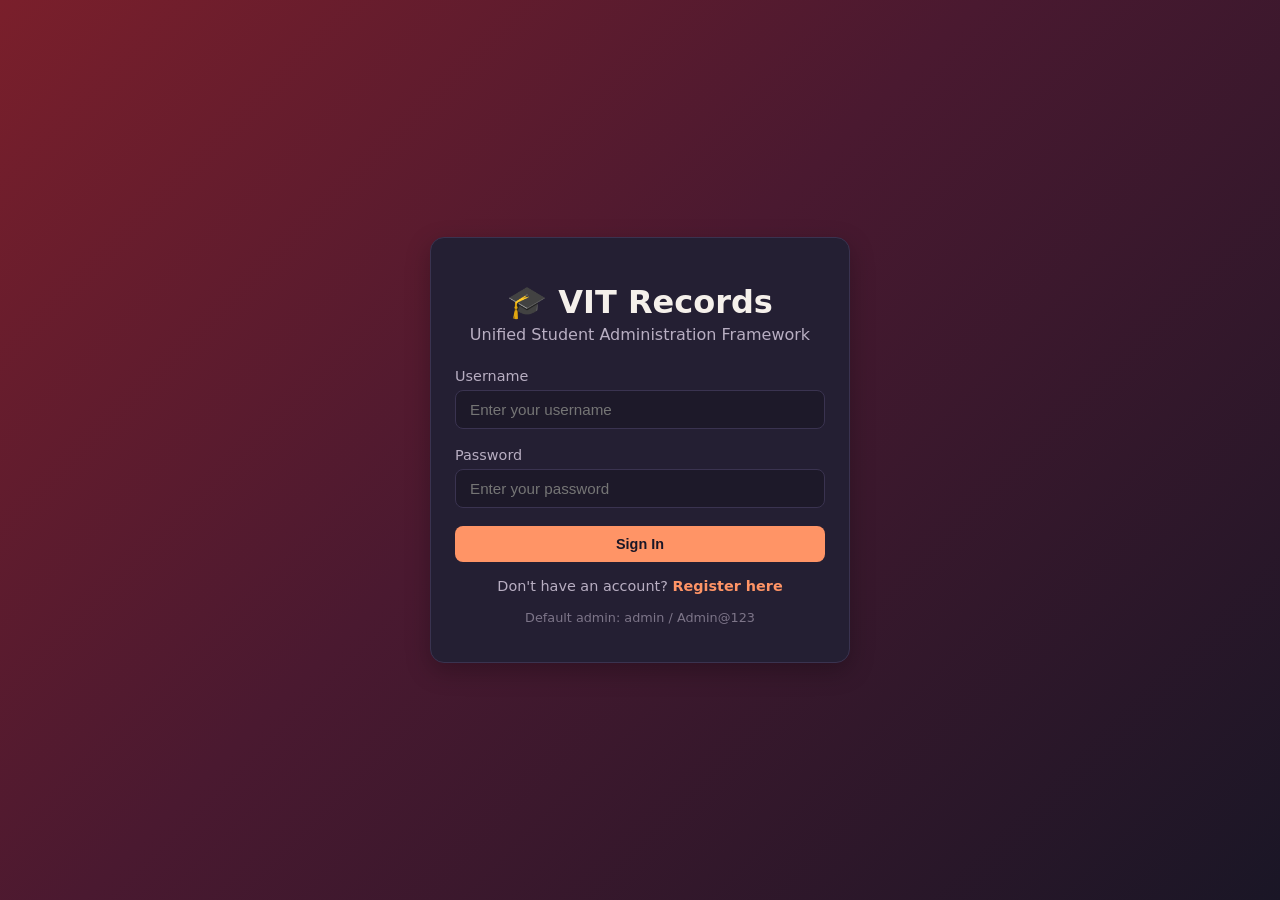
<file: frontend/index.html>
<!DOCTYPE html>
<html lang="en">
<head>
<meta charset="UTF-8">
<meta name="viewport" content="width=device-width, initial-scale=1.0">
<title>VIT Records — Login</title>
<link rel="stylesheet" href="css/style.css">
</head>
<body>
<div class="login-wrap">
  <div class="card login-card">
    <h1>🎓 VIT Records</h1>
    <p class="sub">Unified Student Administration Framework</p>

    <div id="alertBox"></div>

    <form id="loginForm">
      <div class="form-group">
        <label for="username">Username</label>
        <input type="text" id="username" placeholder="Enter your username" required>
      </div>
      <div class="form-group">
        <label for="password">Password</label>
        <input type="password" id="password" placeholder="Enter your password" required>
      </div>
      <button type="submit" class="btn btn-primary" style="width:100%" id="loginBtn">Sign In</button>
    </form>

    <p class="switch-link">Don't have an account? <a href="register.html">Register here</a></p>
    <p class="switch-link" style="opacity:0.6;font-size:0.8rem;">Default admin: admin / Admin@123</p>
  </div>
</div>

<script src="js/api.js"></script>
<script>
  if (Auth.isLoggedIn()) {
    window.location.href = Auth.isAdmin() ? "dashboard.html" : "students.html";
  }

  const form = document.getElementById("loginForm");
  const alertBox = document.getElementById("alertBox");
  const loginBtn = document.getElementById("loginBtn");

  form.addEventListener("submit", async (e) => {
    e.preventDefault();
    alertBox.innerHTML = "";
    loginBtn.disabled = true;
    loginBtn.textContent = "Signing in...";

    const username = document.getElementById("username").value.trim();
    const password = document.getElementById("password").value;

    try {
      const data = await apiRequest("/auth/login", { method: "POST", body: { username, password } });
      Auth.setSession(data);
      window.location.href = data.role === "ADMIN" ? "dashboard.html" : "students.html";
    } catch (err) {
      alertBox.innerHTML = `<div class="alert alert-error">${err.message}</div>`;
    } finally {
      loginBtn.disabled = false;
      loginBtn.textContent = "Sign In";
    }
  });
</script>
</body>
</html>
</file>
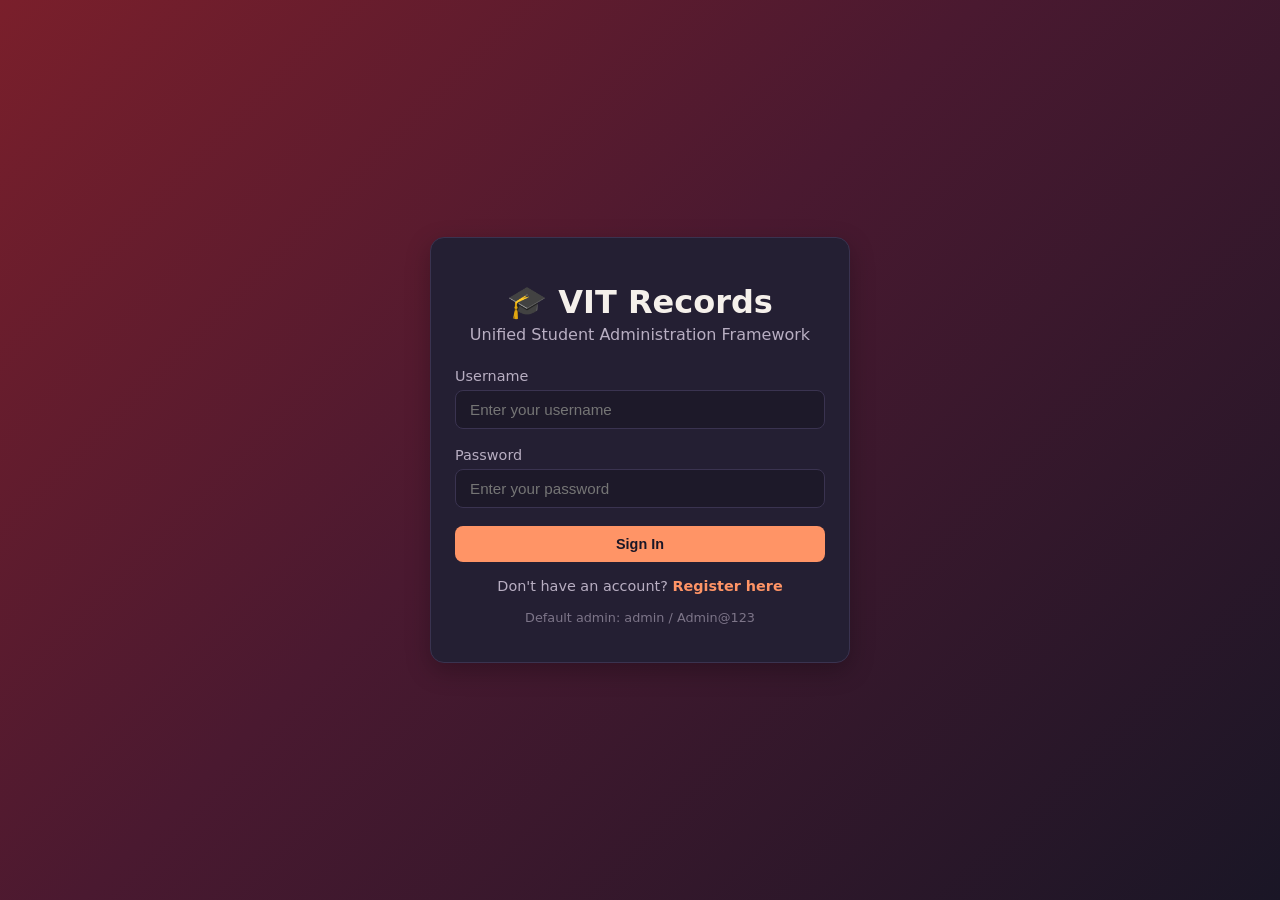
<file: frontend/attendance.html>
<!DOCTYPE html>
<html lang="en">
<head>
<meta charset="UTF-8">
<meta name="viewport" content="width=device-width, initial-scale=1.0">
<title>VIT Records — Attendance</title>
<link rel="stylesheet" href="css/style.css">
</head>
<body>
<div class="container">
  <div class="topbar">
    <div class="brand">
      <div>
        <h1>🎓 VIT Records</h1>
        <div class="tagline">Unified Student Administration Framework</div>
      </div>
    </div>
    <div class="nav-links" id="navLinks"></div>
  </div>

  <div id="alertBox"></div>

  <div class="card" style="margin-bottom:20px;">
    <h2 style="margin-top:0;">Look Up Attendance</h2>
    <div class="filters">
      <select id="studentSelect"><option value="">Select student...</option></select>
      <button class="btn btn-outline" id="lookupBtn">View Records</button>
      <span id="percentageBadge"></span>
    </div>
    <table id="attTable" style="display:none;">
      <thead><tr><th>Date</th><th>Course</th><th>Status</th><th id="opsHeader">Operations</th></tr></thead>
      <tbody id="attBody"></tbody>
    </table>
    <div id="emptyMsg" class="empty-state" style="display:none;">No attendance records for this student yet.</div>
  </div>

  <div class="card" id="recordCard" style="display:none;">
    <h2 style="margin-top:0;">Record Attendance</h2>
    <div id="formAlert"></div>
    <form id="attForm">
      <div class="form-row">
        <div class="form-group">
          <label>Student</label>
          <select id="formStudent" required></select>
        </div>
        <div class="form-group">
          <label>Course</label>
          <select id="formCourse" required></select>
        </div>
      </div>
      <div class="form-row">
        <div class="form-group">
          <label>Date</label>
          <input type="date" id="formDate" required>
        </div>
        <div class="form-group">
          <label>Status</label>
          <select id="formStatus" required>
            <option value="PRESENT">Present</option>
            <option value="ABSENT">Absent</option>
            <option value="LATE">Late</option>
          </select>
        </div>
      </div>
      <button type="submit" class="btn btn-primary">Record Attendance</button>
    </form>
  </div>
</div>

<script src="js/api.js"></script>
<script src="js/nav.js"></script>
<script>
  Auth.requireLogin();
  renderNav("attendance");
  const isAdmin = Auth.isAdmin();
  if (!isAdmin) document.getElementById("opsHeader").style.display = "none";
  if (isAdmin) document.getElementById("recordCard").style.display = "block";

  const alertBox = document.getElementById("alertBox");
  const studentSelect = document.getElementById("studentSelect");
  const formStudent = document.getElementById("formStudent");
  const formCourse = document.getElementById("formCourse");

  async function loadDropdowns() {
    try {
      const studentsPage = await apiRequest("/students?size=200");
      const options = studentsPage.content.map(s =>
        `<option value="${s.id}">${s.firstName} ${s.lastName} (${s.department})</option>`).join("");
      studentSelect.innerHTML += options;
      formStudent.innerHTML = options;

      if (isAdmin) {
        const courses = await apiRequest("/courses");
        formCourse.innerHTML = courses.map(c => `<option value="${c.id}">${c.code} - ${c.name}</option>`).join("");
      }

      // If a STUDENT is logged in, auto-select and lock their own record
      const myStudentId = Auth.getStudentId();
      if (!isAdmin && myStudentId) {
        studentSelect.value = myStudentId;
        studentSelect.disabled = true;
        lookup();
      }
    } catch (err) {
      alertBox.innerHTML = `<div class="alert alert-error">${err.message}</div>`;
    }
  }

  const attTable = document.getElementById("attTable");
  const attBody = document.getElementById("attBody");
  const emptyMsg = document.getElementById("emptyMsg");
  const percentageBadge = document.getElementById("percentageBadge");

  async function lookup() {
    const studentId = studentSelect.value;
    if (!studentId) return;
    try {
      const records = await apiRequest(`/attendance/student/${studentId}`);
      const pct = await apiRequest(`/attendance/student/${studentId}/percentage`);
      percentageBadge.innerHTML = `<span class="badge badge-present">Attendance: ${pct.attendancePercentage}%</span>`;

      if (!records.length) {
        attTable.style.display = "none";
        emptyMsg.style.display = "block";
        return;
      }
      emptyMsg.style.display = "none";
      attTable.style.display = "table";

      // fetch course names for display
      const courses = await apiRequest("/courses");
      const courseMap = Object.fromEntries(courses.map(c => [c.id, `${c.code} - ${c.name}`]));

      attBody.innerHTML = records.map(r => {
        const badgeClass = r.status === "PRESENT" ? "badge-present" : r.status === "ABSENT" ? "badge-absent" : "badge-late";
        return `<tr>
          <td>${r.date}</td>
          <td>${courseMap[r.courseId] || r.courseId}</td>
          <td><span class="badge ${badgeClass}">${r.status}</span></td>
          ${isAdmin ? `<td><button class="btn btn-danger btn-sm" onclick="deleteRecord(${r.id})">🗑 Delete</button></td>` : ""}
        </tr>`;
      }).join("");
    } catch (err) {
      alertBox.innerHTML = `<div class="alert alert-error">${err.message}</div>`;
    }
  }

  async function deleteRecord(id) {
    if (!confirm("Delete this attendance record?")) return;
    try { await apiRequest(`/attendance/${id}`, { method: "DELETE" }); lookup(); }
    catch (err) { alertBox.innerHTML = `<div class="alert alert-error">${err.message}</div>`; }
  }

  document.getElementById("lookupBtn").addEventListener("click", lookup);

  const attForm = document.getElementById("attForm");
  const formAlert = document.getElementById("formAlert");
  if (attForm) {
    attForm.addEventListener("submit", async (e) => {
      e.preventDefault();
      formAlert.innerHTML = "";
      const payload = {
        studentId: parseInt(formStudent.value, 10),
        courseId: parseInt(formCourse.value, 10),
        date: document.getElementById("formDate").value,
        status: document.getElementById("formStatus").value
      };
      try {
        await apiRequest("/attendance", { method: "POST", body: payload });
        formAlert.innerHTML = `<div class="alert alert-success">Attendance recorded.</div>`;
        if (studentSelect.value == payload.studentId) lookup();
      } catch (err) {
        formAlert.innerHTML = `<div class="alert alert-error">${err.message}</div>`;
      }
    });
  }

  loadDropdowns();
</script>
</body>
</html>
</file>
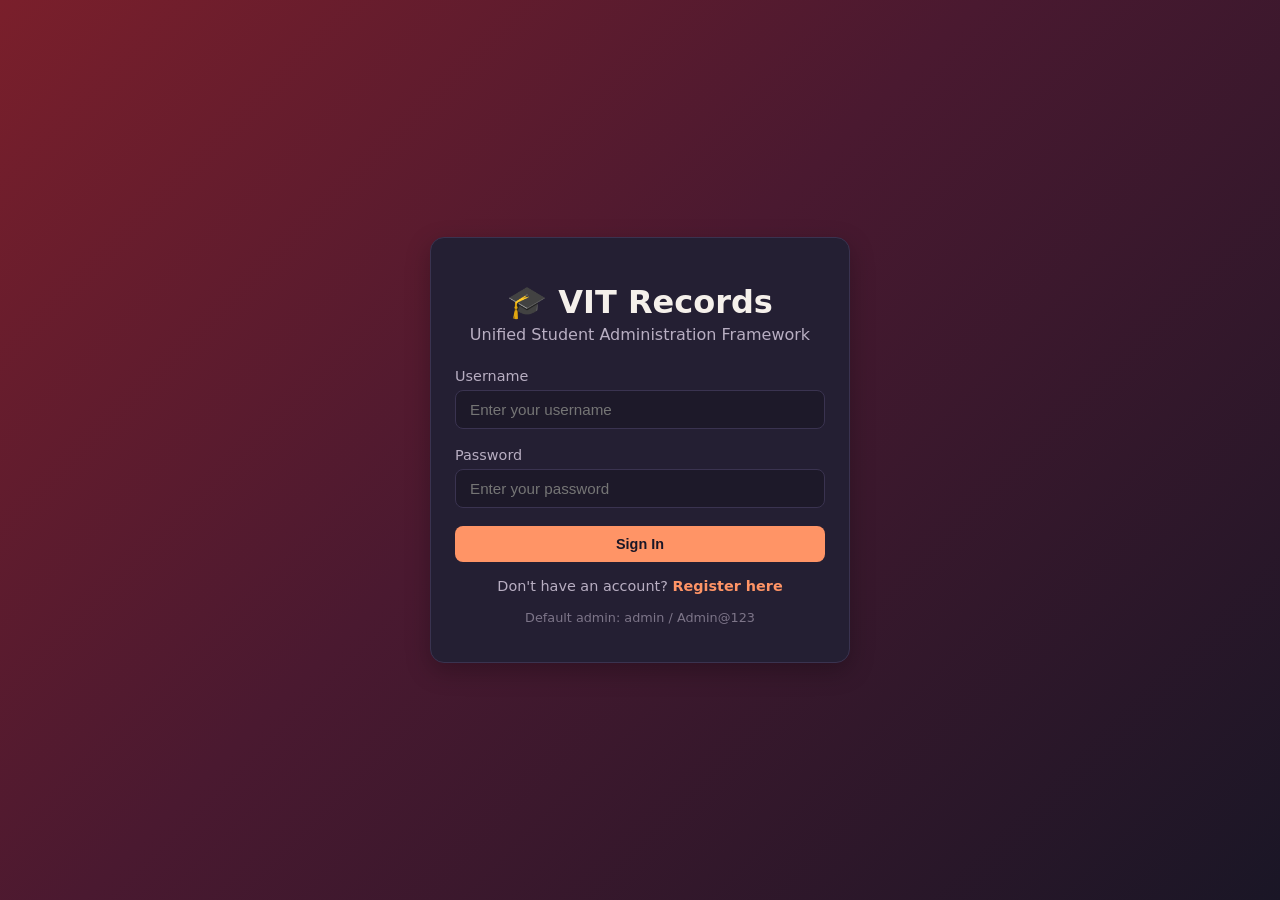
<file: frontend/courses.html>
<!DOCTYPE html>
<html lang="en">
<head>
<meta charset="UTF-8">
<meta name="viewport" content="width=device-width, initial-scale=1.0">
<title>VIT Records — Courses</title>
<link rel="stylesheet" href="css/style.css">
</head>
<body>
<div class="container">
  <div class="topbar">
    <div class="brand">
      <div>
        <h1>🎓 VIT Records</h1>
        <div class="tagline">Unified Student Administration Framework</div>
      </div>
    </div>
    <div class="nav-links" id="navLinks"></div>
  </div>

  <div id="alertBox"></div>

  <div class="card">
    <div class="topbar" style="margin-bottom:16px;">
      <h2 style="margin:0;">Course Catalog</h2>
      <button class="btn btn-primary" id="addBtn">+ Add Course</button>
    </div>
    <table>
      <thead>
        <tr><th>ID</th><th>Code</th><th>Name</th><th>Department</th><th>Credits</th><th id="opsHeader">Operations</th></tr>
      </thead>
      <tbody id="coursesBody"></tbody>
    </table>
  </div>
</div>

<div id="modalOverlay" style="display:none;position:fixed;inset:0;background:rgba(0,0,0,0.55);align-items:center;justify-content:center;z-index:50;">
  <div class="card" style="width:100%;max-width:440px;">
    <h2 id="modalTitle" style="margin-top:0;">Add Course</h2>
    <div id="modalAlert"></div>
    <form id="courseForm">
      <input type="hidden" id="courseId">
      <div class="form-group"><label>Course Code</label><input type="text" id="code" placeholder="e.g., CS301" required></div>
      <div class="form-group"><label>Course Name</label><input type="text" id="name" placeholder="e.g., Data Structures" required></div>
      <div class="form-row">
        <div class="form-group"><label>Department</label><input type="text" id="department" required></div>
        <div class="form-group"><label>Credits</label><input type="number" id="credits" min="1" max="10" required></div>
      </div>
      <div style="display:flex;gap:10px;justify-content:flex-end;">
        <button type="button" class="btn btn-outline" id="cancelBtn">Cancel</button>
        <button type="submit" class="btn btn-primary">Save</button>
      </div>
    </form>
  </div>
</div>

<script src="js/api.js"></script>
<script src="js/nav.js"></script>
<script>
  Auth.requireLogin();
  renderNav("courses");

  const isAdmin = Auth.isAdmin();
  if (!isAdmin) { document.getElementById("opsHeader").style.display = "none"; document.getElementById("addBtn").style.display = "none"; }

  const alertBox = document.getElementById("alertBox");
  const coursesBody = document.getElementById("coursesBody");
  const modalOverlay = document.getElementById("modalOverlay");
  const modalTitle = document.getElementById("modalTitle");
  const modalAlert = document.getElementById("modalAlert");
  const courseForm = document.getElementById("courseForm");

  async function loadCourses() {
    try {
      const courses = await apiRequest("/courses");
      if (!courses.length) {
        coursesBody.innerHTML = `<tr><td colspan="6"><div class="empty-state">No courses yet.</div></td></tr>`;
        return;
      }
      coursesBody.innerHTML = courses.map(c => `
        <tr>
          <td>${c.id}</td>
          <td><span class="badge">${c.code}</span></td>
          <td>${c.name}</td>
          <td>${c.department}</td>
          <td>${c.credits}</td>
          ${isAdmin ? `<td>
            <button class="btn btn-outline btn-sm" onclick="openEdit(${c.id})">✎ Edit</button>
            <button class="btn btn-danger btn-sm" onclick="deleteCourse(${c.id})">🗑 Delete</button>
          </td>` : ""}
        </tr>
      `).join("");
    } catch (err) {
      alertBox.innerHTML = `<div class="alert alert-error">${err.message}</div>`;
    }
  }

  document.getElementById("addBtn").addEventListener("click", () => {
    modalTitle.textContent = "Add Course";
    courseForm.reset();
    document.getElementById("courseId").value = "";
    modalAlert.innerHTML = "";
    modalOverlay.style.display = "flex";
  });
  document.getElementById("cancelBtn").addEventListener("click", () => modalOverlay.style.display = "none");

  async function openEdit(id) {
    try {
      const c = await apiRequest(`/courses/${id}`);
      modalTitle.textContent = "Edit Course";
      document.getElementById("courseId").value = c.id;
      document.getElementById("code").value = c.code;
      document.getElementById("name").value = c.name;
      document.getElementById("department").value = c.department;
      document.getElementById("credits").value = c.credits;
      modalAlert.innerHTML = "";
      modalOverlay.style.display = "flex";
    } catch (err) {
      alertBox.innerHTML = `<div class="alert alert-error">${err.message}</div>`;
    }
  }

  async function deleteCourse(id) {
    if (!confirm("Delete this course?")) return;
    try { await apiRequest(`/courses/${id}`, { method: "DELETE" }); loadCourses(); }
    catch (err) { alertBox.innerHTML = `<div class="alert alert-error">${err.message}</div>`; }
  }

  courseForm.addEventListener("submit", async (e) => {
    e.preventDefault();
    modalAlert.innerHTML = "";
    const id = document.getElementById("courseId").value;
    const payload = {
      code: document.getElementById("code").value.trim(),
      name: document.getElementById("name").value.trim(),
      department: document.getElementById("department").value.trim(),
      credits: parseInt(document.getElementById("credits").value, 10)
    };
    try {
      if (id) await apiRequest(`/courses/${id}`, { method: "PUT", body: payload });
      else await apiRequest(`/courses`, { method: "POST", body: payload });
      modalOverlay.style.display = "none";
      loadCourses();
    } catch (err) {
      let msg = err.message;
      if (err.fieldErrors) msg += "<br>" + Object.values(err.fieldErrors).join("<br>");
      modalAlert.innerHTML = `<div class="alert alert-error">${msg}</div>`;
    }
  });

  loadCourses();
</script>
</body>
</html>
</file>
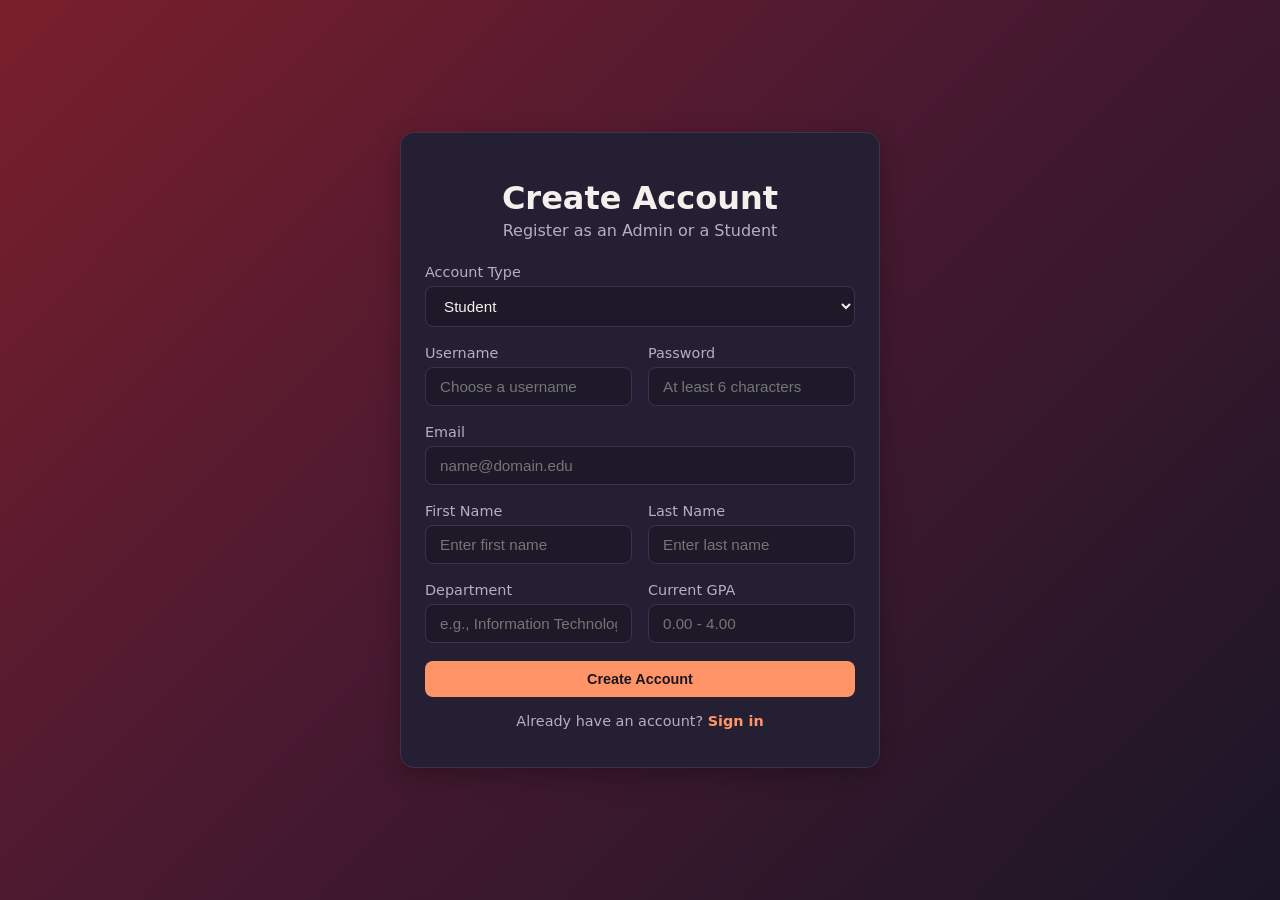
<file: frontend/register.html>
<!DOCTYPE html>
<html lang="en">
<head>
<meta charset="UTF-8">
<meta name="viewport" content="width=device-width, initial-scale=1.0">
<title>VIT Records — Register</title>
<link rel="stylesheet" href="css/style.css">
</head>
<body>
<div class="login-wrap">
  <div class="card login-card" style="max-width:480px;">
    <h1>Create Account</h1>
    <p class="sub">Register as an Admin or a Student</p>

    <div id="alertBox"></div>

    <form id="registerForm">
      <div class="form-group">
        <label for="role">Account Type</label>
        <select id="role" required>
          <option value="STUDENT">Student</option>
          <option value="ADMIN">Admin</option>
        </select>
      </div>

      <div class="form-row">
        <div class="form-group">
          <label for="username">Username</label>
          <input type="text" id="username" placeholder="Choose a username" required>
        </div>
        <div class="form-group">
          <label for="password">Password</label>
          <input type="password" id="password" placeholder="At least 6 characters" required>
        </div>
      </div>

      <div class="form-group">
        <label for="email">Email</label>
        <input type="email" id="email" placeholder="name@domain.edu" required>
      </div>

      <div id="studentFields">
        <div class="form-row">
          <div class="form-group">
            <label for="firstName">First Name</label>
            <input type="text" id="firstName" placeholder="Enter first name">
          </div>
          <div class="form-group">
            <label for="lastName">Last Name</label>
            <input type="text" id="lastName" placeholder="Enter last name">
          </div>
        </div>
        <div class="form-row">
          <div class="form-group">
            <label for="department">Department</label>
            <input type="text" id="department" placeholder="e.g., Information Technology">
          </div>
          <div class="form-group">
            <label for="gpa">Current GPA</label>
            <input type="number" id="gpa" placeholder="0.00 - 4.00" step="0.01" min="0" max="4">
          </div>
        </div>
      </div>

      <button type="submit" class="btn btn-primary" style="width:100%" id="registerBtn">Create Account</button>
    </form>

    <p class="switch-link">Already have an account? <a href="index.html">Sign in</a></p>
  </div>
</div>

<script src="js/api.js"></script>
<script>
  const roleSelect = document.getElementById("role");
  const studentFields = document.getElementById("studentFields");

  function toggleStudentFields() {
    studentFields.style.display = roleSelect.value === "STUDENT" ? "block" : "none";
  }
  roleSelect.addEventListener("change", toggleStudentFields);
  toggleStudentFields();

  const form = document.getElementById("registerForm");
  const alertBox = document.getElementById("alertBox");
  const registerBtn = document.getElementById("registerBtn");

  form.addEventListener("submit", async (e) => {
    e.preventDefault();
    alertBox.innerHTML = "";
    registerBtn.disabled = true;
    registerBtn.textContent = "Creating account...";

    const payload = {
      username: document.getElementById("username").value.trim(),
      password: document.getElementById("password").value,
      email: document.getElementById("email").value.trim(),
      role: roleSelect.value
    };

    if (roleSelect.value === "STUDENT") {
      payload.firstName = document.getElementById("firstName").value.trim();
      payload.lastName = document.getElementById("lastName").value.trim();
      payload.department = document.getElementById("department").value.trim();
      payload.gpa = parseFloat(document.getElementById("gpa").value);
    }

    try {
      const data = await apiRequest("/auth/register", { method: "POST", body: payload });
      Auth.setSession(data);
      window.location.href = data.role === "ADMIN" ? "dashboard.html" : "students.html";
    } catch (err) {
      let msg = err.message;
      if (err.fieldErrors) {
        msg += "<br>" + Object.values(err.fieldErrors).join("<br>");
      }
      alertBox.innerHTML = `<div class="alert alert-error">${msg}</div>`;
    } finally {
      registerBtn.disabled = false;
      registerBtn.textContent = "Create Account";
    }
  });
</script>
</body>
</html>
</file>
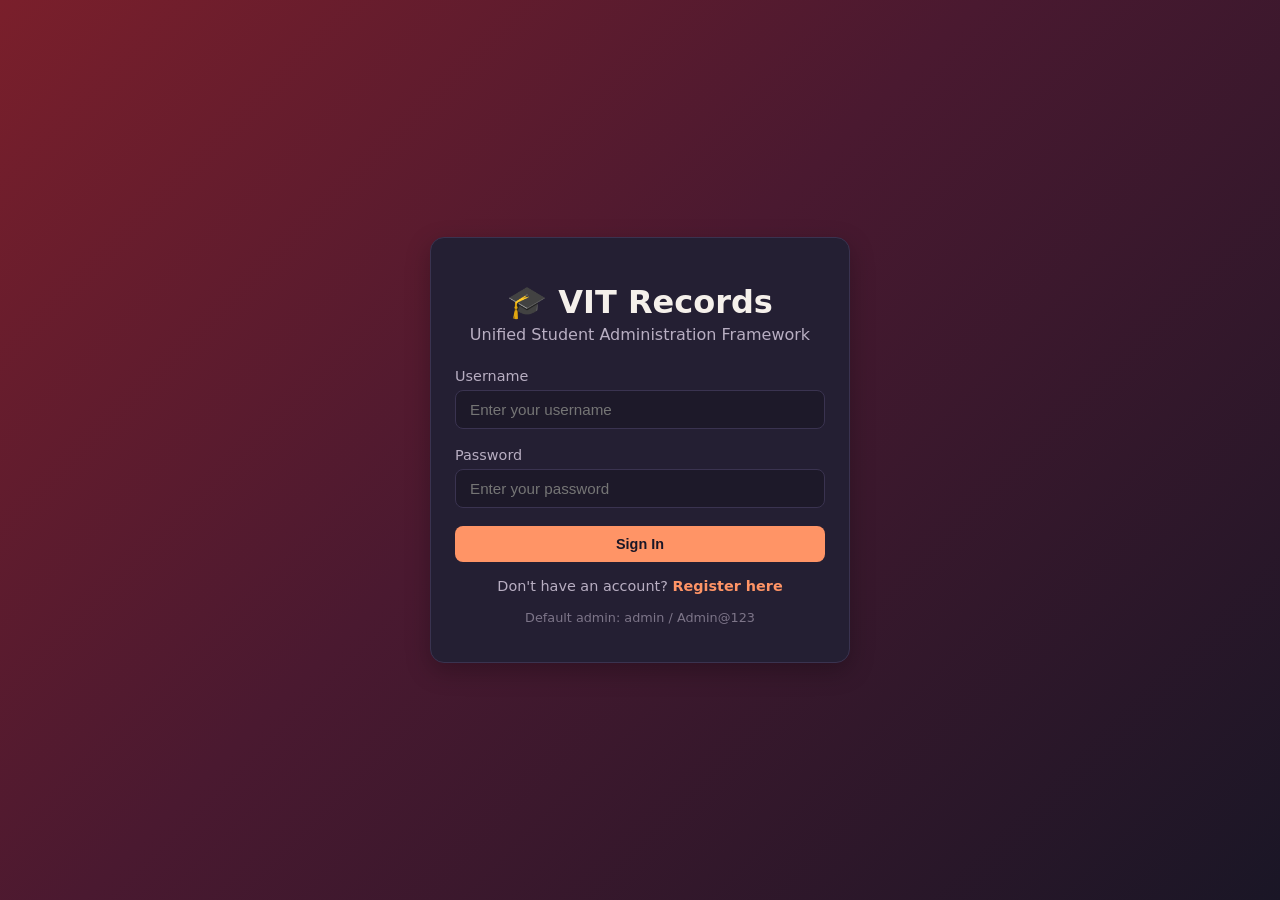
<file: frontend/students.html>
<!DOCTYPE html>
<html lang="en">
<head>
<meta charset="UTF-8">
<meta name="viewport" content="width=device-width, initial-scale=1.0">
<title>VIT Records — Students</title>
<link rel="stylesheet" href="css/style.css">
</head>
<body>
<div class="container">
  <div class="topbar">
    <div class="brand">
      <div>
        <h1>🎓 VIT Records</h1>
        <div class="tagline">Unified Student Administration Framework</div>
      </div>
    </div>
    <div class="nav-links" id="navLinks"></div>
  </div>

  <div id="alertBox"></div>

  <div class="card">
    <div class="topbar" style="margin-bottom:16px;">
      <h2 style="margin:0;">Enrolled Registry</h2>
      <button class="btn btn-primary" id="addBtn">+ Register New Student</button>
    </div>

    <div class="filters">
      <input type="text" id="searchInput" placeholder="Search by name or email...">
      <input type="text" id="deptFilter" placeholder="Filter by department...">
      <button class="btn btn-outline btn-sm" id="clearFilters">Clear</button>
    </div>

    <div id="tableWrap">
      <table>
        <thead>
          <tr><th>ID</th><th>First Name</th><th>Last Name</th><th>Email</th><th>Department</th><th>GPA</th><th id="opsHeader">Operations</th></tr>
        </thead>
        <tbody id="studentsBody"></tbody>
      </table>
    </div>
    <div class="pagination" id="pagination"></div>
  </div>
</div>

<!-- Modal form for create/edit -->
<div id="modalOverlay" style="display:none;position:fixed;inset:0;background:rgba(0,0,0,0.55);align-items:center;justify-content:center;z-index:50;">
  <div class="card" style="width:100%;max-width:480px;">
    <h2 id="modalTitle" style="margin-top:0;">Register New Student</h2>
    <div id="modalAlert"></div>
    <form id="studentForm">
      <input type="hidden" id="studentId">
      <div class="form-row">
        <div class="form-group">
          <label>First Name</label>
          <input type="text" id="firstName" required>
        </div>
        <div class="form-group">
          <label>Last Name</label>
          <input type="text" id="lastName" required>
        </div>
      </div>
      <div class="form-group">
        <label>Email</label>
        <input type="email" id="email" required>
      </div>
      <div class="form-row">
        <div class="form-group">
          <label>Department</label>
          <input type="text" id="department" required>
        </div>
        <div class="form-group">
          <label>GPA</label>
          <input type="number" id="gpa" step="0.01" min="0" max="4" required>
        </div>
      </div>
      <div style="display:flex;gap:10px;justify-content:flex-end;">
        <button type="button" class="btn btn-outline" id="cancelBtn">Cancel</button>
        <button type="submit" class="btn btn-primary" id="saveBtn">Save</button>
      </div>
    </form>
  </div>
</div>

<script src="js/api.js"></script>
<script src="js/nav.js"></script>
<script>
  Auth.requireLogin();
  renderNav("students");

  const isAdmin = Auth.isAdmin();
  if (!isAdmin) document.getElementById("opsHeader").style.display = "none";
  if (!isAdmin) document.getElementById("addBtn").style.display = "none";

  const alertBox = document.getElementById("alertBox");
  const studentsBody = document.getElementById("studentsBody");
  const pagination = document.getElementById("pagination");
  const searchInput = document.getElementById("searchInput");
  const deptFilter = document.getElementById("deptFilter");

  let currentPage = 0;
  let debounceTimer = null;

  function debounceReload() {
    clearTimeout(debounceTimer);
    debounceTimer = setTimeout(() => { currentPage = 0; loadStudents(); }, 350);
  }
  searchInput.addEventListener("input", debounceReload);
  deptFilter.addEventListener("input", debounceReload);
  document.getElementById("clearFilters").addEventListener("click", () => {
    searchInput.value = ""; deptFilter.value = ""; currentPage = 0; loadStudents();
  });

  async function loadStudents() {
    try {
      const params = new URLSearchParams({
        page: currentPage, size: 8,
        ...(searchInput.value.trim() ? { keyword: searchInput.value.trim() } : {}),
        ...(deptFilter.value.trim() ? { department: deptFilter.value.trim() } : {})
      });
      const data = await apiRequest(`/students?${params.toString()}`);
      renderTable(data.content);
      renderPagination(data.totalPages, data.number);
    } catch (err) {
      alertBox.innerHTML = `<div class="alert alert-error">${err.message}</div>`;
    }
  }

  function renderTable(students) {
    if (!students.length) {
      studentsBody.innerHTML = `<tr><td colspan="7"><div class="empty-state">No students found.</div></td></tr>`;
      return;
    }
    studentsBody.innerHTML = students.map(s => `
      <tr>
        <td>${s.id}</td>
        <td>${s.firstName}</td>
        <td>${s.lastName}</td>
        <td>${s.email}</td>
        <td><span class="badge">${s.department}</span></td>
        <td><strong>${s.gpa.toFixed(2)}</strong></td>
        ${isAdmin ? `<td>
          <button class="btn btn-outline btn-sm" onclick="openEdit(${s.id})">✎ Modify</button>
          <button class="btn btn-danger btn-sm" onclick="deleteStudent(${s.id})">🗑 Drop</button>
        </td>` : ""}
      </tr>
    `).join("");
  }

  function renderPagination(totalPages, current) {
    if (totalPages <= 1) { pagination.innerHTML = ""; return; }
    let html = `<button ${current === 0 ? "disabled" : ""} onclick="gotoPage(${current - 1})">‹ Prev</button>`;
    for (let i = 0; i < totalPages; i++) {
      html += `<button class="${i === current ? 'active' : ''}" onclick="gotoPage(${i})">${i + 1}</button>`;
    }
    html += `<button ${current === totalPages - 1 ? "disabled" : ""} onclick="gotoPage(${current + 1})">Next ›</button>`;
    pagination.innerHTML = html;
  }

  function gotoPage(page) { currentPage = page; loadStudents(); }

  // ---- Modal / form handling ----
  const modalOverlay = document.getElementById("modalOverlay");
  const modalTitle = document.getElementById("modalTitle");
  const modalAlert = document.getElementById("modalAlert");
  const studentForm = document.getElementById("studentForm");

  document.getElementById("addBtn").addEventListener("click", () => openModal());
  document.getElementById("cancelBtn").addEventListener("click", closeModal);

  function openModal() {
    modalTitle.textContent = "Register New Student";
    studentForm.reset();
    document.getElementById("studentId").value = "";
    modalAlert.innerHTML = "";
    modalOverlay.style.display = "flex";
  }

  function closeModal() { modalOverlay.style.display = "none"; }

  async function openEdit(id) {
    try {
      const s = await apiRequest(`/students/${id}`);
      modalTitle.textContent = "Modify Student";
      document.getElementById("studentId").value = s.id;
      document.getElementById("firstName").value = s.firstName;
      document.getElementById("lastName").value = s.lastName;
      document.getElementById("email").value = s.email;
      document.getElementById("department").value = s.department;
      document.getElementById("gpa").value = s.gpa;
      modalAlert.innerHTML = "";
      modalOverlay.style.display = "flex";
    } catch (err) {
      alertBox.innerHTML = `<div class="alert alert-error">${err.message}</div>`;
    }
  }

  async function deleteStudent(id) {
    if (!confirm("Are you sure you want to drop this student? This cannot be undone.")) return;
    try {
      await apiRequest(`/students/${id}`, { method: "DELETE" });
      loadStudents();
    } catch (err) {
      alertBox.innerHTML = `<div class="alert alert-error">${err.message}</div>`;
    }
  }

  studentForm.addEventListener("submit", async (e) => {
    e.preventDefault();
    modalAlert.innerHTML = "";
    const id = document.getElementById("studentId").value;
    const payload = {
      firstName: document.getElementById("firstName").value.trim(),
      lastName: document.getElementById("lastName").value.trim(),
      email: document.getElementById("email").value.trim(),
      department: document.getElementById("department").value.trim(),
      gpa: parseFloat(document.getElementById("gpa").value)
    };
    try {
      if (id) {
        await apiRequest(`/students/${id}`, { method: "PUT", body: payload });
      } else {
        await apiRequest(`/students`, { method: "POST", body: payload });
      }
      closeModal();
      loadStudents();
    } catch (err) {
      let msg = err.message;
      if (err.fieldErrors) msg += "<br>" + Object.values(err.fieldErrors).join("<br>");
      modalAlert.innerHTML = `<div class="alert alert-error">${msg}</div>`;
    }
  });

  loadStudents();
</script>
</body>
</html>
</file>
<file: frontend/css/style.css>
:root {
  --bg-dark: #1a1626;
  --card-bg: #241f33;
  --accent: #ff9466;
  --accent-hover: #ffab85;
  --text-light: #f5f0eb;
  --text-muted: #b8aec2;
  --border: #3a3350;
  --danger: #e5484d;
  --danger-hover: #ff5c61;
  --success: #4caf7d;
}

* { box-sizing: border-box; }

body {
  margin: 0;
  font-family: 'Segoe UI', system-ui, -apple-system, sans-serif;
  background: linear-gradient(135deg, #7a1f2b 0%, #4a1930 45%, #1a1626 100%);
  min-height: 100vh;
  color: var(--text-light);
}

.container { max-width: 1200px; margin: 0 auto; padding: 32px 24px; }

.topbar {
  display: flex;
  justify-content: space-between;
  align-items: center;
  margin-bottom: 28px;
  flex-wrap: wrap;
  gap: 16px;
}

.brand { display: flex; align-items: center; gap: 10px; }
.brand h1 { margin: 0; font-size: 1.8rem; }
.brand .tagline { color: var(--text-muted); font-size: 0.85rem; margin-top: 4px; }

.nav-links { display: flex; gap: 8px; flex-wrap: wrap; }
.nav-links a {
  color: var(--text-light);
  text-decoration: none;
  padding: 8px 14px;
  border-radius: 8px;
  font-size: 0.9rem;
  background: rgba(255,255,255,0.06);
  transition: background 0.15s;
}
.nav-links a:hover, .nav-links a.active { background: var(--accent); color: #1a1626; font-weight: 600; }

.card {
  background: var(--card-bg);
  border-radius: 14px;
  padding: 24px;
  border: 1px solid var(--border);
  box-shadow: 0 8px 24px rgba(0,0,0,0.25);
}

.btn {
  border: none;
  border-radius: 8px;
  padding: 10px 18px;
  font-weight: 600;
  cursor: pointer;
  font-size: 0.9rem;
  transition: all 0.15s;
}
.btn-primary { background: var(--accent); color: #1a1626; }
.btn-primary:hover { background: var(--accent-hover); }
.btn-danger { background: var(--danger); color: white; }
.btn-danger:hover { background: var(--danger-hover); }
.btn-outline { background: transparent; border: 1px solid var(--accent); color: var(--accent); }
.btn-outline:hover { background: rgba(255,148,102,0.1); }
.btn-sm { padding: 6px 12px; font-size: 0.8rem; }
.btn:disabled { opacity: 0.5; cursor: not-allowed; }

table { width: 100%; border-collapse: collapse; }
thead th {
  text-align: left;
  color: var(--accent);
  font-size: 0.85rem;
  text-transform: uppercase;
  letter-spacing: 0.03em;
  padding: 10px 12px;
  border-bottom: 2px solid var(--border);
}
tbody td { padding: 12px; border-bottom: 1px solid var(--border); font-size: 0.92rem; }
tbody tr:hover { background: rgba(255,255,255,0.03); }

.badge {
  display: inline-block;
  padding: 4px 10px;
  border-radius: 20px;
  background: #2f2a44;
  border: 1px solid var(--border);
  font-size: 0.78rem;
  font-weight: 600;
}
.badge-present { background: rgba(76,175,125,0.15); color: var(--success); border-color: var(--success); }
.badge-absent { background: rgba(229,72,77,0.15); color: var(--danger); border-color: var(--danger); }
.badge-late { background: rgba(255,148,102,0.15); color: var(--accent); border-color: var(--accent); }

.form-group { margin-bottom: 18px; }
label { display: block; margin-bottom: 6px; font-size: 0.9rem; color: var(--text-muted); }
input, select {
  width: 100%;
  padding: 10px 14px;
  border-radius: 8px;
  border: 1px solid var(--border);
  background: rgba(0,0,0,0.2);
  color: var(--text-light);
  font-size: 0.95rem;
}
input:focus, select:focus { outline: none; border-color: var(--accent); }
.form-row { display: grid; grid-template-columns: 1fr 1fr; gap: 16px; }

.error-text { color: var(--danger); font-size: 0.85rem; margin-top: 4px; display: block; }
.alert { padding: 12px 16px; border-radius: 8px; margin-bottom: 16px; font-size: 0.9rem; }
.alert-error { background: rgba(229,72,77,0.15); border: 1px solid var(--danger); color: #ffb3b5; }
.alert-success { background: rgba(76,175,125,0.15); border: 1px solid var(--success); color: #b7e8cc; }

.filters { display: flex; gap: 12px; margin-bottom: 18px; flex-wrap: wrap; }
.filters input, .filters select { width: auto; min-width: 180px; }

.stats-grid {
  display: grid;
  grid-template-columns: repeat(auto-fit, minmax(200px, 1fr));
  gap: 16px;
  margin-bottom: 24px;
}
.stat-card { background: var(--card-bg); border: 1px solid var(--border); border-radius: 12px; padding: 20px; }
.stat-card .label { color: var(--text-muted); font-size: 0.85rem; margin-bottom: 6px; }
.stat-card .value { font-size: 2rem; font-weight: 700; color: var(--accent); }

.charts-grid { display: grid; grid-template-columns: 1fr 1fr; gap: 20px; }
@media (max-width: 800px) { .charts-grid, .form-row { grid-template-columns: 1fr; } }

.login-wrap { display: flex; align-items: center; justify-content: center; min-height: 100vh; }
.login-card { width: 100%; max-width: 420px; }
.login-card h1 { text-align: center; margin-bottom: 4px; }
.login-card p.sub { text-align: center; color: var(--text-muted); margin-top: 0; margin-bottom: 24px; }
.switch-link { text-align: center; margin-top: 16px; font-size: 0.9rem; color: var(--text-muted); }
.switch-link a { color: var(--accent); text-decoration: none; font-weight: 600; }

.pagination { display: flex; gap: 8px; justify-content: center; margin-top: 18px; }
.pagination button {
  background: rgba(255,255,255,0.06);
  color: var(--text-light);
  border: 1px solid var(--border);
  border-radius: 6px;
  padding: 6px 12px;
  cursor: pointer;
}
.pagination button.active { background: var(--accent); color: #1a1626; font-weight: 700; }
.pagination button:disabled { opacity: 0.4; cursor: not-allowed; }

.empty-state { text-align: center; padding: 40px 20px; color: var(--text-muted); }
</file>
